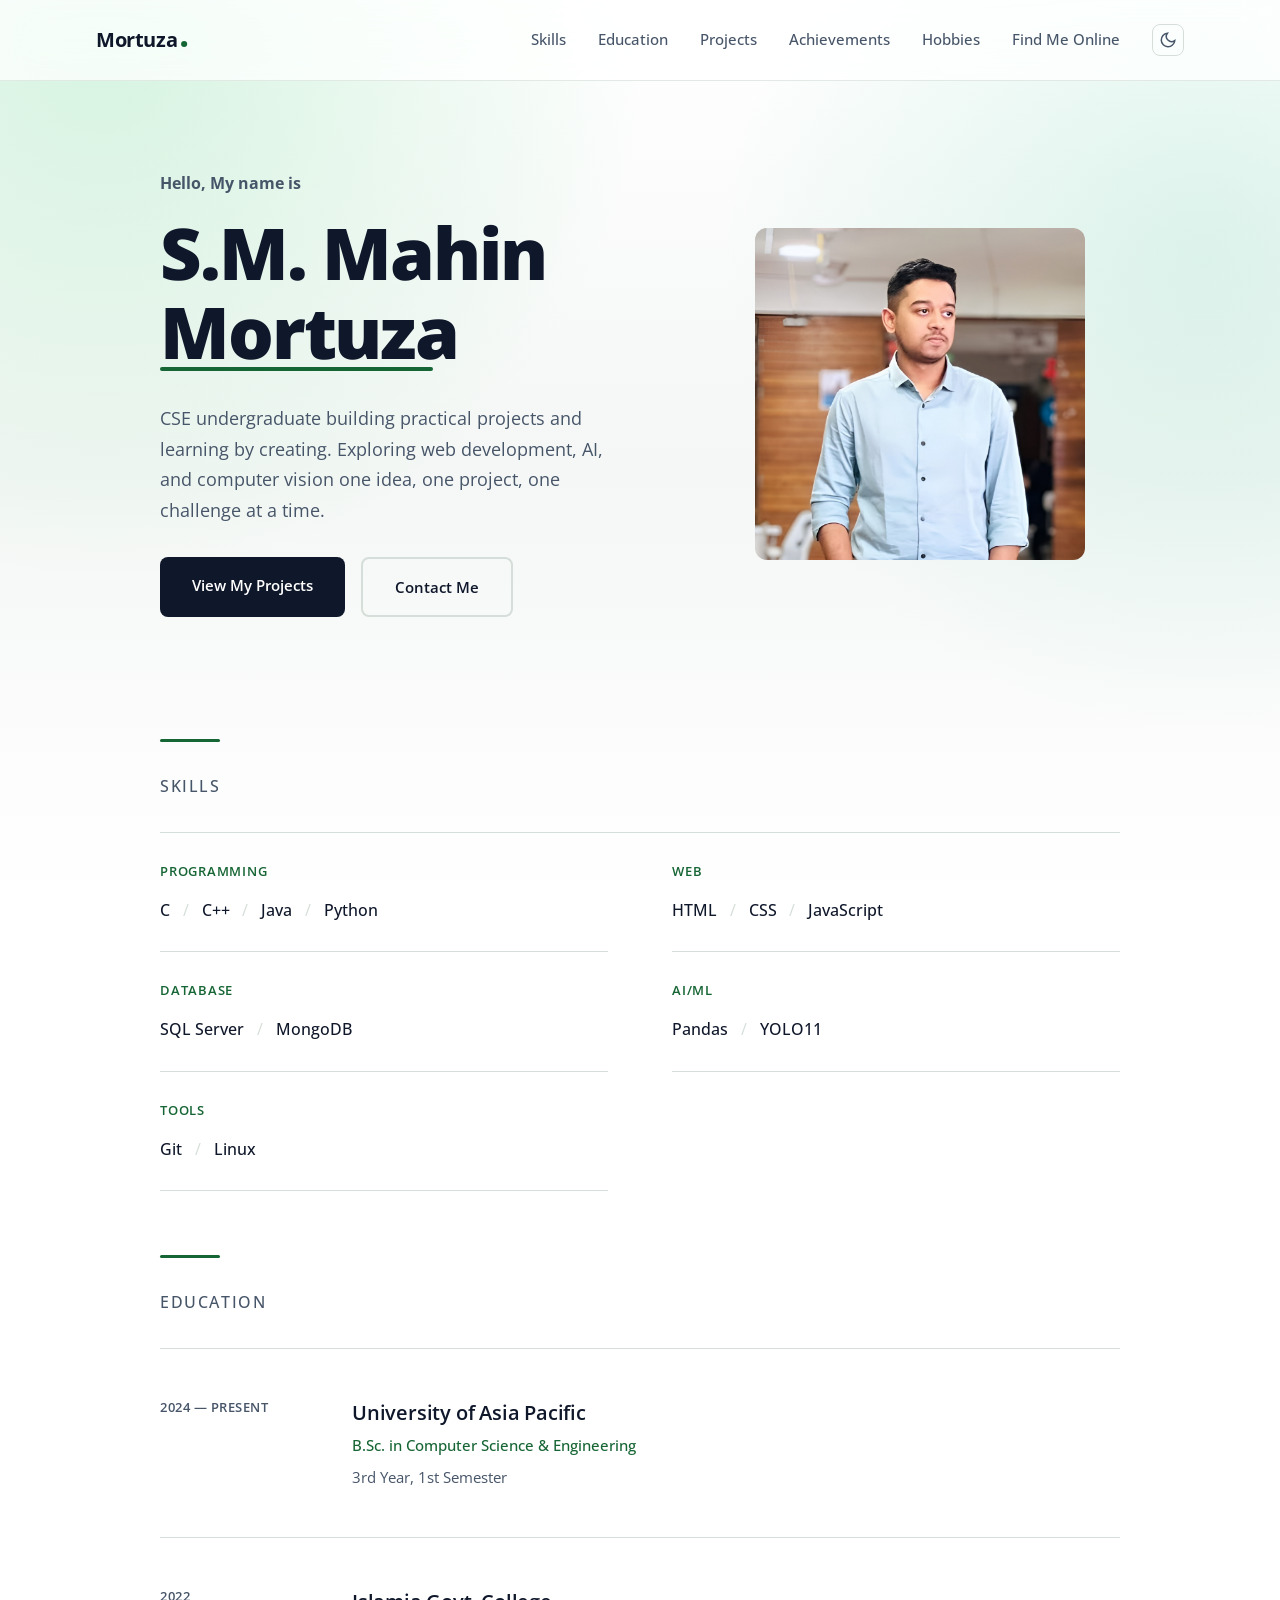
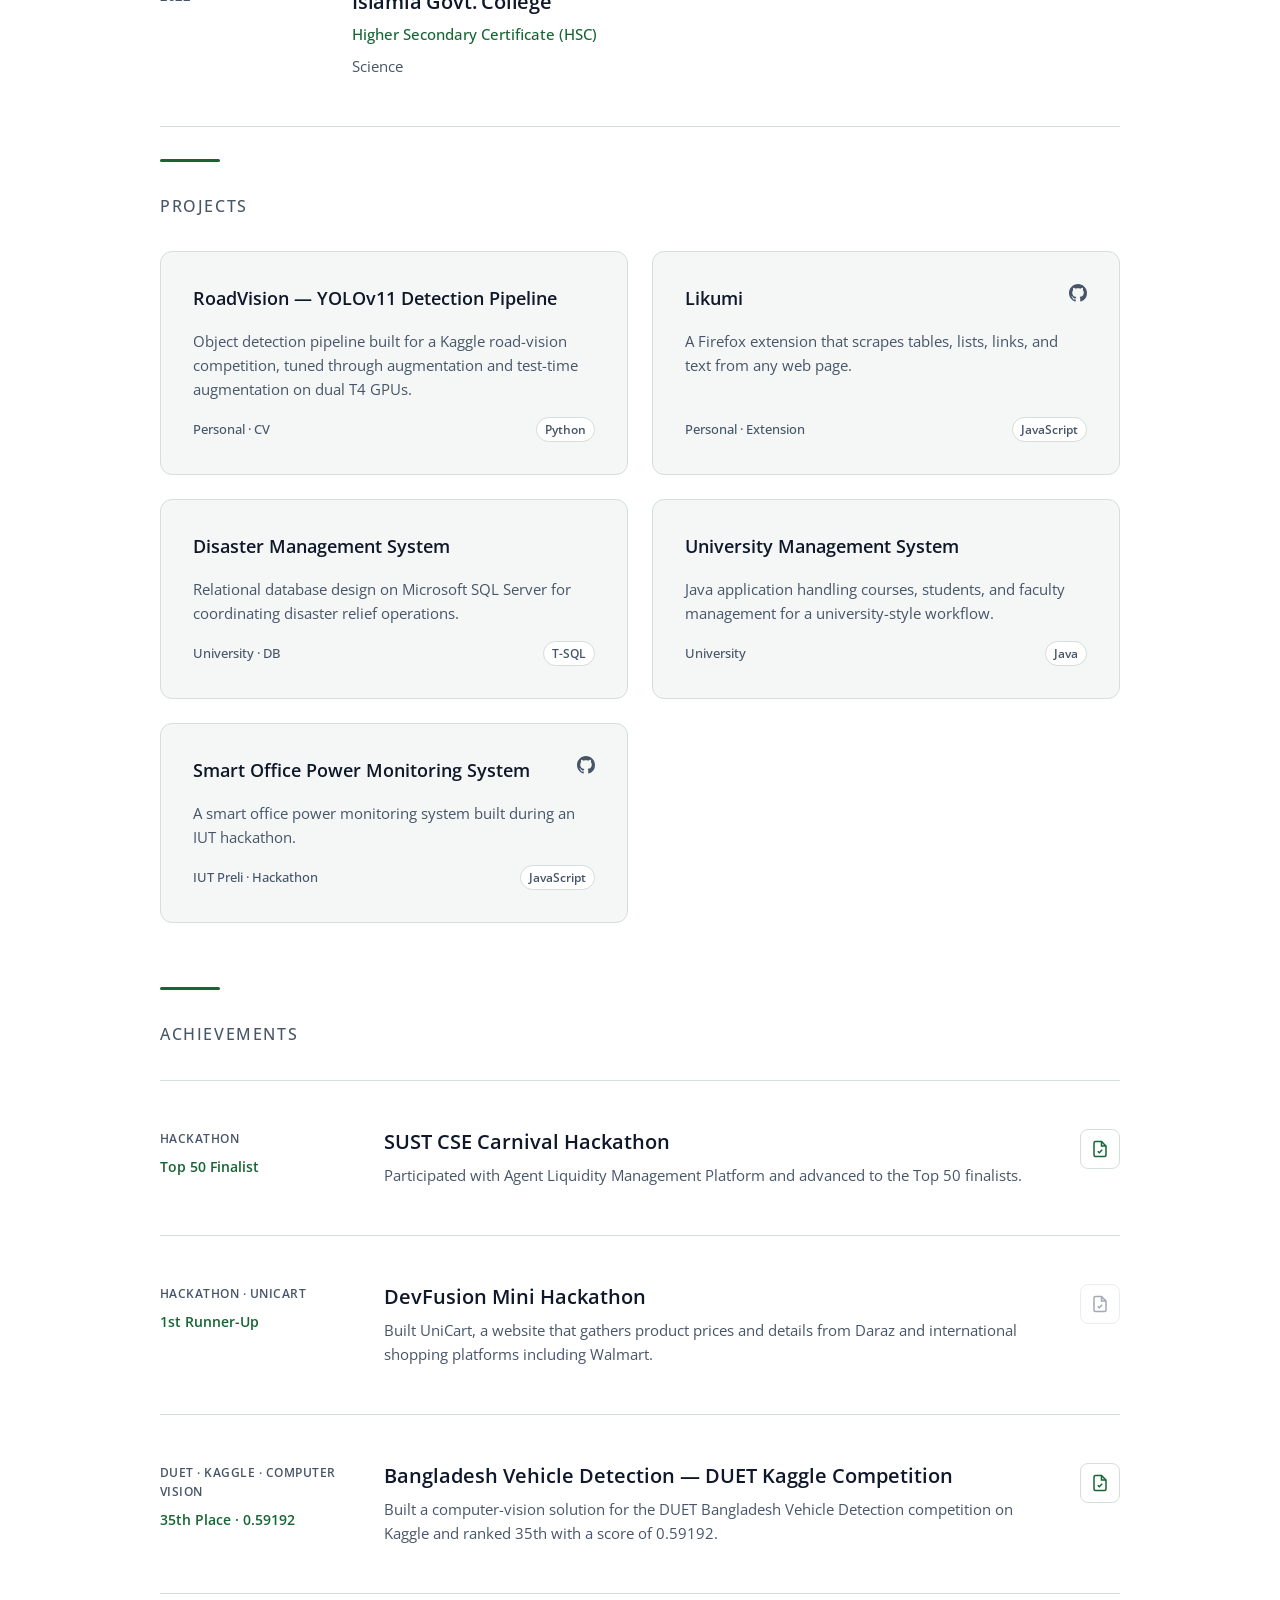
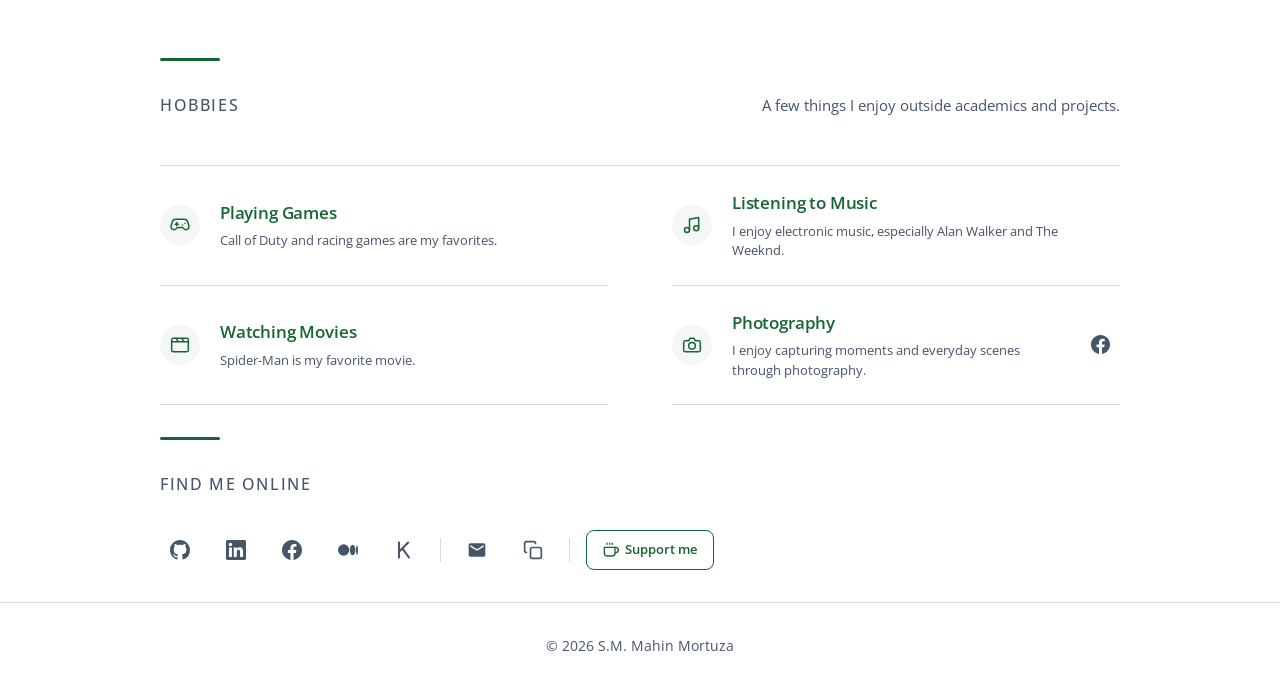
<file: index.html>
<!DOCTYPE html>
<html lang="en">

<head>
  <meta charset="UTF-8">
  <meta name="viewport" content="width=device-width, initial-scale=1.0">
  <meta name="color-scheme" content="light dark">
  <title>S.M. Mahin Mortuza </title>
  <meta name="description" content="Computer Science and Engineering undergraduate at the University of Asia Pacific, building projects in web development, AI, computer vision, and databases.">
  <meta name="keywords" content="S.M. Mahin Mortuza, CSE undergraduate, University of Asia Pacific, portfolio, web development, artificial intelligence, computer vision, database projects">
  <meta name="author" content="S.M. Mahin Mortuza">
  <meta name="robots" content="index, follow">

  <meta property="og:type" content="website">
  <meta property="og:url" content="https://mortuza-io.github.io/">
  <meta property="og:title" content="S.M. Mahin Mortuza ">
  <meta property="og:description" content="CSE undergraduate building projects in web development, AI, computer vision, and databases.">
  <meta property="og:image" content="https://mortuza-io.github.io/images/og-card.jpg">
  <meta property="og:image:type" content="image/jpeg">
  <meta property="og:image:width" content="1200">
  <meta property="og:image:height" content="630">
  <meta property="og:image:alt" content="S.M. Mahin Mortuza — CSE Undergraduate">

  <meta property="twitter:card" content="summary_large_image">
  <meta property="twitter:url" content="https://mortuza-io.github.io/">
  <meta property="twitter:title" content="S.M. Mahin Mortuza ">
  <meta property="twitter:description" content="CSE undergraduate building projects in web development, AI, computer vision, and databases.">
  <meta property="twitter:image" content="https://mortuza-io.github.io/images/og-card.jpg">
  <meta property="twitter:image:alt" content="S.M. Mahin Mortuza — CSE Undergraduate">

  <link rel="canonical" href="https://mortuza-io.github.io/">
  <link rel="icon" href="data:image/svg+xml,<svg xmlns='http://www.w3.org/2000/svg' viewBox='0 0 100 100'><text y='.9em' font-size='90'>👨‍💻</text></svg>">

  <link rel="preload" href="images/avatar.jpg" as="image" type="image/jpeg">

  <link rel="stylesheet" href="css/styles.css">
  <script>
    (function () { var t = localStorage.getItem('theme') || (window.matchMedia('(prefers-color-scheme:dark)').matches ? 'dark' : 'light'); document.documentElement.setAttribute('data-theme', t) })();
  </script>

  <link rel="preconnect" href="https://fonts.googleapis.com">
  <link rel="preconnect" href="https://fonts.gstatic.com" crossorigin>
  <link href="https://fonts.googleapis.com/css2?family=Open+Sans:ital,wght@0,300..800;1,300..800&display=swap" rel="stylesheet">

  <script type="application/ld+json">
  {
    "@context": "https://schema.org",
    "@type": "Person",
    "name": "S.M. Mahin Mortuza",
    "jobTitle": "Computer Science and Engineering Undergraduate",
    "url": "https://mortuza-io.github.io",
    "image": "https://mortuza-io.github.io/images/avatar.jpg",
    "description": "Computer Science and Engineering undergraduate at the University of Asia Pacific",
    "sameAs": [
      "https://www.kaggle.com/mahinmortuza",
      "https://github.com/mortuza-io",
      "https://www.linkedin.com/in/mahin-mortuza/",
      "https://www.facebook.com/mahin.mortuza.3",
      "https://medium.com/@mahinmortuza"
    ]
  }
  </script>
</head>

<body>
  <div class="page-loader" aria-hidden="true">
    <div class="page-loader__dot"></div>
  </div>
  <a href="#main" class="skip-link">Skip to content</a>
  <header class="site-header">
    <nav class="nav" aria-label="Main navigation">
      <a href="#" class="nav__logo">Mortuza<span class="nav__logo-dot" aria-hidden="true">.</span></a>

      <button class="nav__toggle" aria-label="Toggle navigation" aria-expanded="false">
        <span class="nav__toggle-line"></span>
        <span class="nav__toggle-line"></span>
        <span class="nav__toggle-line"></span>
      </button>

      <ul class="nav__list">
        <li><a href="#skills">Skills</a></li>
        <li><a href="#education">Education</a></li>
        <li><a href="#projects">Projects</a></li>
        <li><a href="#achievements">Achievements</a></li>
        <li><a href="#hobbies">Hobbies</a></li>
        <li><a href="#find-me-online">Find Me Online</a></li>
        <li>
          <button class="theme-toggle" aria-label="Toggle dark mode" type="button">
            <svg class="theme-toggle__icon theme-toggle__icon--sun" viewBox="0 0 24 24" fill="none" stroke="currentColor" stroke-width="2" aria-hidden="true">
              <circle cx="12" cy="12" r="5"/>
              <path d="M12 1v2M12 21v2M4.22 4.22l1.42 1.42M18.36 18.36l1.42 1.42M1 12h2M21 12h2M4.22 19.78l1.42-1.42M18.36 5.64l1.42-1.42"/>
            </svg>
            <svg class="theme-toggle__icon theme-toggle__icon--moon" viewBox="0 0 24 24" fill="none" stroke="currentColor" stroke-width="2" aria-hidden="true">
              <path d="M21 12.79A9 9 0 1111.21 3 7 7 0 0021 12.79z"/>
            </svg>
          </button>
        </li>
      </ul>
      <div class="nav__backdrop" aria-hidden="true"></div>
    </nav>
  </header>

  <main id="main">
    <section id="home" class="hero" aria-labelledby="hero-heading">
      <div class="hero__main">
        <div class="hero__content">
          <p class="hero__greeting">Hello, My name is</p>
          <h1 id="hero-heading" class="hero__title">
            <span class="hero__title-wrapper">S.M. Mahin Mortuza<span class="hero__title-accent"></span></span>
          </h1>
          <p class="hero__subtitle">CSE undergraduate building practical projects and learning by creating. Exploring web development, AI, and computer vision one idea, one project, one challenge at a time.
</p>
          <div class="hero__actions">
            <a href="#projects" class="hero__cta hero__cta--primary">View My Projects</a>
            <a href="#find-me-online" class="hero__cta hero__cta--secondary">Contact Me</a>
          </div>
        </div>

        <div class="hero__illustration">
          <img src="images/avatar.jpg" alt="S.M. Mahin Mortuza" class="hero__avatar" loading="eager" fetchpriority="high">
        </div>
      </div>

    </section>

    <section id="skills" class="section" aria-labelledby="skills-heading">
      <h2 id="skills-heading" class="section__title">Skills</h2>
      <div class="skills-grid">
        <article class="skill-group">
          <div class="skill-group__heading">
            <h3>Programming</h3>
          </div>
          <ul class="skill-tags" aria-label="Programming languages">
            <li>C</li>
            <li>C++</li>
            <li>Java</li>
            <li>Python</li>
          </ul>
        </article>

        <article class="skill-group">
          <div class="skill-group__heading">
            <h3>Web</h3>
          </div>
          <ul class="skill-tags" aria-label="Web technologies">
            <li>HTML</li>
            <li>CSS</li>
            <li>JavaScript</li>
          </ul>
        </article>

        <article class="skill-group">
          <div class="skill-group__heading">
            <h3>Database</h3>
          </div>
          <ul class="skill-tags" aria-label="Database technologies">
            <li>SQL Server</li>
            <li>MongoDB</li>
          </ul>
        </article>

        <article class="skill-group">
          <div class="skill-group__heading">
            <h3>AI/ML</h3>
          </div>
          <ul class="skill-tags" aria-label="AI and machine learning technologies">
            <li>Pandas</li>
            <li>YOLO11</li>
          </ul>
        </article>

        <article class="skill-group">
          <div class="skill-group__heading">
            <h3>Tools</h3>
          </div>
          <ul class="skill-tags" aria-label="Development tools">
            <li>Git</li>
            <li>Linux</li>
          </ul>
        </article>

      </div>
    </section>

    <section id="education" class="section" aria-labelledby="education-heading">
      <h2 id="education-heading" class="section__title">Education</h2>
      <div class="education-list">
        <article class="education-item">
          <div class="education-item__year">2024 — Present</div>
          <div class="education-item__content">
            <h3 class="education-item__institution">University of Asia Pacific</h3>
            <p class="education-item__degree">B.Sc. in Computer Science &amp; Engineering</p>
            <p class="education-item__details">3rd Year, 1st Semester</p>
          </div>
        </article>
        <article class="education-item">
          <div class="education-item__year">2022</div>
          <div class="education-item__content">
            <h3 class="education-item__institution">Islamia Govt. College</h3>
            <p class="education-item__degree">Higher Secondary Certificate (HSC)</p>
            <p class="education-item__details">Science</p>
          </div>
        </article>
      </div>
    </section>

    <section id="projects" class="section section--projects" aria-labelledby="projects-heading">
      <h2 id="projects-heading" class="section__title">Projects</h2>
      <div class="projects-grid" id="projects-grid">
        <div class="skeleton-card" aria-hidden="true">
          <div class="skeleton-line skeleton-line--title"></div>
          <div class="skeleton-line"></div>
          <div class="skeleton-line skeleton-line--short"></div>
        </div>
        <div class="skeleton-card" aria-hidden="true">
          <div class="skeleton-line skeleton-line--title"></div>
          <div class="skeleton-line"></div>
          <div class="skeleton-line skeleton-line--short"></div>
        </div>
      </div>
    </section>

    <section id="achievements" class="section" aria-labelledby="achievements-heading">
      <h2 id="achievements-heading" class="section__title">Achievements</h2>
      <div class="achievements-list" id="achievements-grid">
        <div class="achievement-item achievement-item--loading" aria-hidden="true">
          <div class="skeleton-line skeleton-line--short"></div>
          <div class="skeleton-line skeleton-line--title"></div>
        </div>
        <div class="achievement-item achievement-item--loading" aria-hidden="true">
          <div class="skeleton-line skeleton-line--short"></div>
          <div class="skeleton-line skeleton-line--title"></div>
        </div>
      </div>
    </section>

    <section id="hobbies" class="section" aria-labelledby="hobbies-heading">
      <div class="hobbies-heading">
        <h2 id="hobbies-heading" class="section__title">Hobbies</h2>
        <p class="hobbies-heading__intro">A few things I enjoy outside academics and projects.</p>
      </div>
      <div class="hobbies-grid">
        <article class="hobby-card">
          <div class="hobby-card__icon" aria-hidden="true">
            <svg viewBox="0 0 24 24" fill="none" stroke="currentColor" stroke-width="1.8" stroke-linecap="round" stroke-linejoin="round"><path d="M6 11h4M8 9v4"/><path d="M15 12h.01M18 10h.01"/><path d="M17.3 5H6.7a4 4 0 0 0-3.8 2.8L1.4 13a3.5 3.5 0 0 0 5.5 3.8L9 15h6l2.1 1.8a3.5 3.5 0 0 0 5.5-3.8l-1.5-5.2A4 4 0 0 0 17.3 5z"/></svg>
          </div>
          <div class="hobby-card__content">
            <h3 class="hobby-card__title">Playing Games</h3>
            <p class="hobby-card__description">Call of Duty and racing games are my favorites.</p>
          </div>
        </article>

        <article class="hobby-card">
          <div class="hobby-card__icon" aria-hidden="true">
            <svg viewBox="0 0 24 24" fill="none" stroke="currentColor" stroke-width="1.8" stroke-linecap="round" stroke-linejoin="round"><path d="M9 18V5l11-2v13"/><circle cx="6" cy="18" r="3"/><circle cx="17" cy="16" r="3"/></svg>
          </div>
          <div class="hobby-card__content">
            <h3 class="hobby-card__title">Listening to Music</h3>
            <p class="hobby-card__description">I enjoy electronic music, especially Alan Walker and The Weeknd.</p>
          </div>
        </article>

        <article class="hobby-card">
          <div class="hobby-card__icon" aria-hidden="true">
            <svg viewBox="0 0 24 24" fill="none" stroke="currentColor" stroke-width="1.8" stroke-linecap="round" stroke-linejoin="round"><rect x="2" y="4" width="20" height="16" rx="2"/><path d="m7 4 3 4M14 4l3 4M2 8h20"/></svg>
          </div>
          <div class="hobby-card__content">
            <h3 class="hobby-card__title">Watching Movies</h3>
            <p class="hobby-card__description">Spider-Man is my favorite movie.</p>
          </div>
        </article>

        <article class="hobby-card hobby-card--linked">
          <div class="hobby-card__icon" aria-hidden="true">
            <svg viewBox="0 0 24 24" fill="none" stroke="currentColor" stroke-width="1.8" stroke-linecap="round" stroke-linejoin="round"><path d="M14.5 4 16 7h4a2 2 0 0 1 2 2v9a2 2 0 0 1-2 2H4a2 2 0 0 1-2-2V9a2 2 0 0 1 2-2h4l1.5-3z"/><circle cx="12" cy="13" r="4"/></svg>
          </div>
          <div class="hobby-card__content">
            <h3 class="hobby-card__title">Photography</h3>
            <p class="hobby-card__description">I enjoy capturing moments and everyday scenes through photography.</p>
          </div>
          <a href="https://www.facebook.com/mahins.photography01/" target="_blank" rel="noopener noreferrer" class="hobby-card__link" aria-label="View Mahin's photography page on Facebook" data-tooltip="Facebook">
            <svg viewBox="0 0 24 24" fill="currentColor" aria-hidden="true"><path d="M24 12.073C24 5.405 18.627 0 12 0S0 5.405 0 12.073C0 18.1 4.388 23.094 10.125 24v-8.435H7.078v-3.492h3.047V9.414c0-3.026 1.792-4.697 4.533-4.697 1.313 0 2.686.236 2.686.236v2.974h-1.513c-1.49 0-1.956.932-1.956 1.889v2.257h3.328l-.532 3.492h-2.796V24C19.612 23.094 24 18.1 24 12.073z"/></svg>
          </a>
        </article>
      </div>
    </section>

    <section id="find-me-online" class="section section--connect" aria-labelledby="connect-heading">
      <h2 id="connect-heading" class="section__title">Find Me Online</h2>
      <div class="connect-row">
        <a href="https://github.com/mortuza-io" target="_blank" rel="noopener noreferrer" class="connect-icon" aria-label="GitHub" data-tip="GitHub">
          <svg viewBox="0 0 24 24" fill="currentColor" aria-hidden="true"><path d="M12 0C5.37 0 0 5.37 0 12c0 5.31 3.435 9.795 8.205 11.385.6.105.825-.255.825-.57 0-.285-.015-1.23-.015-2.235-3.015.555-3.795-.735-4.035-1.41-.135-.345-.72-1.41-1.23-1.695-.42-.225-1.02-.78-.015-.795.945-.015 1.62.87 1.845 1.23 1.08 1.815 2.805 1.305 3.495.99.105-.78.42-1.305.765-1.605-2.67-.3-5.46-1.335-5.46-5.925 0-1.305.465-2.385 1.23-3.225-.12-.3-.54-1.53.12-3.18 0 0 1.005-.315 3.3 1.23.96-.27 1.98-.405 3-.405s2.04.135 3 .405c2.295-1.56 3.3-1.23 3.3-1.23.66 1.65.24 2.88.12 3.18.765.84 1.23 1.905 1.23 3.225 0 4.605-2.805 5.625-5.475 5.925.435.375.81 1.095.81 2.22 0 1.605-.015 2.895-.015 3.3 0 .315.225.69.825.57A12.02 12.02 0 0024 12c0-6.63-5.37-12-12-12z"/></svg>
        </a>
        <a href="https://www.linkedin.com/in/mahin-mortuza/" target="_blank" rel="noopener noreferrer" class="connect-icon" aria-label="LinkedIn" data-tip="LinkedIn">
          <svg viewBox="0 0 24 24" fill="currentColor" aria-hidden="true"><path d="M20.447 20.452h-3.554v-5.569c0-1.328-.027-3.037-1.852-3.037-1.853 0-2.136 1.445-2.136 2.939v5.667H9.351V9h3.414v1.561h.046c.477-.9 1.637-1.85 3.37-1.85 3.601 0 4.267 2.37 4.267 5.455v6.286zM5.337 7.433c-1.144 0-2.063-.926-2.063-2.065 0-1.138.92-2.063 2.063-2.063 1.14 0 2.064.925 2.064 2.063 0 1.139-.925 2.065-2.064 2.065zm1.782 13.019H3.555V9h3.564v11.452zM22.225 0H1.771C.792 0 0 .774 0 1.729v20.542C0 23.227.792 24 1.771 24h20.451C23.2 24 24 23.227 24 22.271V1.729C24 .774 23.2 0 22.222 0h.003z"/></svg>
        </a>
        <a href="https://www.facebook.com/mahin.mortuza.3" target="_blank" rel="noopener noreferrer" class="connect-icon" aria-label="Facebook" data-tip="Facebook">
          <svg viewBox="0 0 24 24" fill="currentColor" aria-hidden="true"><path d="M24 12.073C24 5.405 18.627 0 12 0S0 5.405 0 12.073C0 18.1 4.388 23.094 10.125 24v-8.435H7.078v-3.492h3.047V9.414c0-3.026 1.792-4.697 4.533-4.697 1.313 0 2.686.236 2.686.236v2.974h-1.513c-1.49 0-1.956.932-1.956 1.889v2.257h3.328l-.532 3.492h-2.796V24C19.612 23.094 24 18.1 24 12.073z"/></svg>
        </a>
        <a href="https://medium.com/@mahinmortuza" target="_blank" rel="noopener noreferrer" class="connect-icon" aria-label="Medium" data-tip="Medium">
          <svg viewBox="0 0 24 24" fill="currentColor" aria-hidden="true"><path d="M13.54 12a6.8 6.8 0 01-6.77 6.82A6.8 6.8 0 010 12a6.8 6.8 0 016.77-6.82A6.8 6.8 0 0113.54 12zM20.96 12c0 3.54-1.51 6.42-3.38 6.42-1.87 0-3.39-2.88-3.39-6.42s1.52-6.42 3.39-6.42 3.38 2.88 3.38 6.42M24 12c0 3.17-.53 5.75-1.19 5.75-.66 0-1.19-2.58-1.19-5.75s.53-5.75 1.19-5.75C23.47 6.25 24 8.83 24 12z"/></svg>
        </a>
        <a href="https://www.kaggle.com/mahinmortuza" target="_blank" rel="noopener noreferrer" class="connect-icon" aria-label="Kaggle" data-tip="Kaggle">
          <svg viewBox="0 0 24 24" fill="none" stroke="currentColor" stroke-width="2.5" stroke-linecap="round" stroke-linejoin="round" aria-hidden="true"><path d="M6 3v18M6 14L17 3M10 10l8 11"/></svg>
        </a>
        <div class="connect-divider" aria-hidden="true"></div>
        <a href="mailto:mahinmortuza11@gmail.com" class="connect-icon" aria-label="Email Mahin Mortuza" data-tip="Email Me">
          <svg viewBox="0 0 24 24" fill="currentColor" aria-hidden="true"><path d="M20 4H4c-1.1 0-2 .9-2 2v12c0 1.1.9 2 2 2h16c1.1 0 2-.9 2-2V6c0-1.1-.9-2-2-2zm0 4l-8 5-8-5V6l8 5 8-5v2z"/></svg>
        </a>
        <button class="copy-email connect-icon" type="button" aria-label="Copy email address" data-email="mahinmortuza11@gmail.com" data-tip="Copy Email">
          <svg class="copy-email__icon copy-email__icon--copy" viewBox="0 0 24 24" fill="none" stroke="currentColor" stroke-width="2" aria-hidden="true"><rect x="9" y="9" width="13" height="13" rx="2"/><path d="M5 15H4a2 2 0 0 1-2-2V4a2 2 0 0 1 2-2h9a2 2 0 0 1 2 2v1"/></svg>
          <svg class="copy-email__icon copy-email__icon--check" viewBox="0 0 24 24" fill="none" stroke="currentColor" stroke-width="2.5" aria-hidden="true"><polyline points="20 6 9 17 4 12"/></svg>
        </button>
        <div class="connect-divider" aria-hidden="true"></div>
        <a href="https://buymeacoffee.com/mortuza" target="_blank" rel="noopener noreferrer" class="connect-icon connect-icon--support" aria-label="Support on Buy Me a Coffee" data-tip="Buy Me a Coffee">
          <svg viewBox="0 0 24 24" fill="none" stroke="currentColor" stroke-width="2" aria-hidden="true"><path d="M18 8h1a4 4 0 0 1 0 8h-1"/><path d="M2 8h16v9a4 4 0 0 1-4 4H6a4 4 0 0 1-4-4V8z"/><line x1="6" y1="1" x2="6" y2="4"/><line x1="10" y1="1" x2="10" y2="4"/><line x1="14" y1="1" x2="14" y2="4"/></svg>
          <span class="connect-icon__label">Support me</span>
        </a>
      </div>
    </section>
  </main>

  <footer class="site-footer">
    <p>© <span id="year"></span> S.M. Mahin Mortuza</p>
  </footer>

  <script src="js/main.js"></script>
</body>

</html>
</file>
<file: css/styles.css>
/* ==========================================================================
   Portfolio — Minimal, neutral background with one green accent.
   ========================================================================== */

:root {
  --color-bg: #ffffff;
  --color-bg-subtle: #f4f7f5;
  --color-text: #0f172a;
  --color-text-muted: #475569;
  --color-accent: #166534;
  --color-accent-hover: #14532d;
  --color-border: #d5ded8;
  --color-gradient-primary: rgba(34, 197, 94, 0.18);
  --color-gradient-secondary: rgba(16, 185, 129, 0.13);
  --color-header-bg: rgba(255, 255, 255, 0.78);

  --font-sans: "Open Sans", ui-sans-serif, system-ui, -apple-system, BlinkMacSystemFont, "Segoe UI", sans-serif;

  --space-xs: 0.25rem;
  --space-sm: 0.5rem;
  --space-md: 1rem;
  --space-lg: 1.5rem;
  --space-xl: 2rem;
  --space-2xl: 3rem;
  --space-3xl: 4rem;
  --space-4xl: 6rem;
  --space-5xl: 8rem;
  --space-6xl: 10rem;

  --content-width: 60rem;
  --content-width-wide: 72rem;

  --transition-fast: 120ms ease;
  --transition-base: 150ms ease;
  --transition-slow: 400ms ease;
}

/* Dark mode — class-based via toggle */
html[data-theme="dark"] {
  --color-bg: #111111;
  --color-bg-subtle: #1a1a1a;
  --color-text: #e5e5e5;
  --color-text-muted: #9ca3af;
  --color-accent: #4ade80;
  --color-accent-hover: #86efac;
  --color-border: #2a2a2a;
  --color-gradient-primary: rgba(74, 222, 128, 0.13);
  --color-gradient-secondary: rgba(21, 128, 61, 0.12);
  --color-header-bg: rgba(17, 17, 17, 0.82);
}

/* Reduced motion */
@media (prefers-reduced-motion: reduce) {
  *, *::before, *::after {
    animation-duration: 0.01ms !important;
    animation-iteration-count: 1 !important;
    transition-duration: 0.01ms !important;
    scroll-behavior: auto !important;
  }
}

/* Page loader */
.page-loader {
  position: fixed;
  inset: 0;
  z-index: 9999;
  background: var(--color-bg);
  display: flex;
  align-items: center;
  justify-content: center;
  pointer-events: all;
}

.page-loader__dot {
  width: 12px;
  height: 12px;
  background: var(--color-accent);
  border-radius: 50%;
  animation: dotSequence 1.6s cubic-bezier(0.4, 0, 0.2, 1) forwards;
  will-change: transform, opacity;
}

.page-loader {
  animation: loaderFade 0.4s ease 1.3s forwards;
}

@keyframes dotSequence {
  0%    { transform: scale(1);   opacity: 1; }
  20%   { transform: scale(2.2); opacity: 0.5; }
  35%   { transform: scale(1);   opacity: 1; }
  55%   { transform: scale(2.2); opacity: 0.5; }
  65%   { transform: scale(1);   opacity: 1; }
  100%  { transform: scale(180); opacity: 0; }
}

@keyframes loaderFade {
  to {
    opacity: 0;
    visibility: hidden;
    pointer-events: none;
  }
}

.page-loader--done {
  opacity: 0;
  visibility: hidden;
  pointer-events: none;
}

/* Skip link */
.skip-link {
  position: absolute;
  top: -100%;
  left: var(--space-md);
  background: var(--color-accent);
  color: #fff !important;
  padding: var(--space-sm) var(--space-md);
  border-radius: 0 0 6px 6px;
  font-size: 0.875rem;
  font-weight: 600;
  z-index: 999;
  transition: top 0.2s ease;
}

.skip-link:focus {
  top: 0;
}

*,
*::before,
*::after {
  box-sizing: border-box;
}

html {
  scroll-behavior: smooth;
}

body {
  margin: 0;
  min-height: 100vh;
  font-family: var(--font-sans);
  font-size: 1rem;
  line-height: 1.6;
  color: var(--color-text);
  background-color: var(--color-bg);
  background-image:
    radial-gradient(circle at 8% 4%, var(--color-gradient-primary) 0, transparent 34rem),
    radial-gradient(circle at 94% 28%, var(--color-gradient-secondary) 0, transparent 30rem),
    linear-gradient(180deg, var(--color-bg) 0%, var(--color-bg-subtle) 52%, var(--color-bg) 100%);
  background-attachment: fixed;
  background-repeat: no-repeat;
  -webkit-font-smoothing: antialiased;
}

a {
  color: var(--color-accent);
  text-decoration: none;
  transition: color var(--transition-fast);
}

a:hover {
  color: var(--color-accent-hover);
}

a:focus-visible {
  outline: 2px solid var(--color-accent);
  outline-offset: 2px;
}

/* Header — minimal, ref-style */
.site-header {
  position: sticky;
  top: 0;
  z-index: 50;
  background: var(--color-header-bg);
  border-bottom: 1px solid color-mix(in srgb, var(--color-border) 65%, transparent);
  -webkit-backdrop-filter: blur(16px) saturate(140%);
  backdrop-filter: blur(16px) saturate(140%);
}

@media (max-width: 768px) {
  body {
    background-attachment: scroll;
  }
}

.nav {
  max-width: var(--content-width-wide);
  margin: 0 auto;
  padding: var(--space-lg) var(--space-xl);
  display: flex;
  flex-wrap: wrap;
  align-items: center;
  justify-content: space-between;
  gap: var(--space-md);
}

.nav__logo {
  font-weight: 700;
  font-size: 1.25rem;
  color: var(--color-text);
  letter-spacing: -0.02em;
  white-space: nowrap;
  flex-shrink: 0;
}

.nav__logo:hover {
  color: var(--color-text);
}

.nav__logo-dot {
  color: var(--color-accent);
  font-size: 2.25rem;
  line-height: 0;
  position: relative;
  top: 0em;
  left: 2px;
}

.nav__list {
  list-style: none;
  margin: 0;
  padding: 0;
  display: flex;
  flex-wrap: wrap;
  align-items: center;
  gap: var(--space-xl);
}

.nav__list a {
  color: var(--color-text-muted);
  font-size: 0.9375rem;
  font-weight: 500;
}

.nav__list a:hover {
  color: var(--color-text);
}

.nav__list a.nav--active {
  color: var(--color-accent);
}

.nav__toggle {
  display: none;
  flex-direction: column;
  gap: 5px;
  background: none;
  border: none;
  padding: var(--space-sm);
  cursor: pointer;
  z-index: 100;
}

.nav__toggle-line {
  width: 24px;
  height: 2px;
  background: var(--color-text);
  transition: all 0.3s ease;
  border-radius: 2px;
}

.nav__toggle[aria-expanded="true"] .nav__toggle-line:nth-child(1) {
  transform: rotate(45deg) translate(7px, 7px);
}

.nav__toggle[aria-expanded="true"] .nav__toggle-line:nth-child(2) {
  opacity: 0;
}

.nav__toggle[aria-expanded="true"] .nav__toggle-line:nth-child(3) {
  transform: rotate(-45deg) translate(7px, -7px);
}

.store {
  display: inline-flex;
  align-items: center;
  gap: 4px;
}

/* Theme toggle */
.theme-toggle {
  background: none;
  border: 1px solid var(--color-border);
  border-radius: 8px;
  padding: 6px;
  cursor: pointer;
  color: var(--color-text-muted);
  display: flex;
  align-items: center;
  justify-content: center;
  flex-shrink: 0;
  transition: color var(--transition-fast), border-color var(--transition-fast);
}

.theme-toggle:hover {
  color: var(--color-text);
  border-color: var(--color-text);
}

.theme-toggle__icon {
  width: 18px;
  height: 18px;
  transition: transform 0.4s cubic-bezier(0.34, 1.56, 0.64, 1);
}

.theme-toggle--spin .theme-toggle__icon {
  transform: rotate(360deg) scale(1.15);
}

.theme-toggle__icon--sun {
  display: none;
}

html[data-theme="dark"] .theme-toggle__icon--sun {
  display: block;
}

html[data-theme="dark"] .theme-toggle__icon--moon {
  display: none;
}

/* Avatar swap for dark mode */
.hero__avatar--dark {
  display: none;
}

html[data-theme="dark"] .hero__avatar--light {
  display: none;
}

html[data-theme="dark"] .hero__avatar--dark {
  display: block;
}

.store .external-icon {
  stroke: var(--color-accent);
  opacity: 1;
}

.external-icon {
  width: 12px;
  height: 12px;
  opacity: 0.6;
}

main {
  max-width: var(--content-width);
  margin: 0 auto;
  padding: 0;
}

.section {
  padding: var(--space-xl) 0;
  position: relative;
}

.section::before {
  content: '';
  display: block;
  width: 60px;
  height: 3px;
  background: var(--color-accent);
  margin-bottom: var(--space-xl);
  border-radius: 2px;
}

#writing-heading, #freelance-heading {
  margin-bottom: 0px;
}
.section__title {
  font-size: 1rem;
  font-weight: 500;
  letter-spacing: 0.1em;
  text-transform: uppercase;
  color: var(--color-text-muted);
  margin: 0 0 var(--space-xl);
}

/* Hero — centered layout inspired by modern portfolios */
.hero {
  padding: clamp(var(--space-3xl), 10vh, var(--space-4xl)) 0;
  min-height: 0;
}

.hero__main {
  display: grid;
  grid-template-columns: 1fr 400px;
  gap: var(--space-4xl);
  align-items: center;
  margin-bottom: 0;
}

.hero__content {
  max-width: 600px;
}

.hero__greeting {
  font-size: 1rem;
  color: var(--color-text-muted);
  margin: 0 0 var(--space-md);
  font-weight: 700;
}

.hero__title {
  font-size: clamp(3.5rem, 6vw, 4.5rem);
  font-weight: 700;
  letter-spacing: -0.03em;
  line-height: 1.1;
  margin: 0 0 var(--space-xl);
  color: var(--color-text);
}

.hero__title-wrapper {
  position: relative;
  display: inline-block;
  font-weight: 800;
  clip-path: inset(0 100% 0 0);
  animation: nameReveal 0.8s cubic-bezier(0.65, 0, 0.35, 1) 0.3s forwards;
}

@keyframes nameReveal {
  to {
    clip-path: inset(0 0% 0 0);
  }
}

.hero__title-accent {
  position: absolute;
  left: 0;
  bottom: 0;
  width: 6.5ch;
  height: 4px;
  background: var(--color-accent);
  border-radius: 2px;
  transform: scaleX(0);
  transform-origin: left;
  animation: accentGrow 0.5s ease 1s forwards;
}

@keyframes accentGrow {
  to {
    transform: scaleX(1);
  }
}

/* hero subtitle follows */

.hero__subtitle {
  font-size: 1.125rem;
  line-height: 1.7;
  color: var(--color-text-muted);
  margin: 0 0 var(--space-xl);
}

.hero__actions {
  display: flex;
  gap: var(--space-md);
  flex-wrap: wrap;
  margin-bottom: 0;
}

.hero__cta {
  display: inline-block;
  padding: var(--space-md) var(--space-xl);
  font-weight: 600;
  font-size: 0.9375rem;
  border-radius: 8px;
  transition: all var(--transition-fast);
  text-align: center;
}

.hero__cta--primary {
  background: var(--color-text);
  color: var(--color-bg) !important;
}

.hero__cta--primary:hover {
  background: var(--color-accent);
  color: var(--color-bg) !important;
  transform: translateY(-2px);
  box-shadow: 0 4px 12px rgba(0, 0, 0, 0.15);
}

.hero__cta--secondary {
  background: transparent;
  color: var(--color-text) !important;
  border: 2px solid var(--color-border);
}

.hero__cta--secondary:hover {
  border-color: var(--color-accent);
  color: var(--color-text) !important;
  transform: translateY(-2px);
}

.hero__companies {
  padding-top: var(--space-3xl);
  border-top: 1px solid var(--color-border);
  text-align: center;
}

.hero__companies-label {
  font-size: 0.8125rem;
  color: var(--color-text-muted);
  margin: 0 0 var(--space-xl);
  text-transform: uppercase;
  letter-spacing: 0.05em;
  font-weight: 500;
}

.hero__companies-logos {
  display: flex;
  gap: var(--space-3xl);
  align-items: center;
  justify-content: center;
  flex-wrap: wrap;
}

.hero__illustration {
  display: flex;
  align-items: center;
  justify-content: center;
}

.hero__avatar {
  width: 100%;
  max-width: 330px;
  height: auto;
  object-fit: contain;
  border-radius: 12px;
  /* animation: float 6s ease-in-out infinite; */
}

@keyframes float {

  0%,
  100% {
    transform: translateY(0px);
  }

  50% {
    transform: translateY(-20px);
  }
}

@media (max-width: 968px) {
  .hero__main {
    grid-template-columns: 1fr;
    gap: var(--space-xl);
  }

  .hero__illustration {
    order: -1;
  }

  .hero__avatar {
    max-width: 300px;
  }

  .hero {
    padding: var(--space-xl) 0;
  }
}

.company-logo {
  height: 28px;
  width: auto;
  object-fit: contain;
  filter: grayscale(100%);
  opacity: 0.5;
  transition: opacity var(--transition-base), filter var(--transition-base);
}

.company-logo:hover {
  opacity: 0.8;
  filter: grayscale(0%);
}

html[data-theme="dark"] .company-logo {
  filter: grayscale(100%) brightness(0) invert(1);
  opacity: 0.5;
}

html[data-theme="dark"] .company-logo:hover {
  filter: grayscale(0%) brightness(1) invert(0);
  opacity: 1;
}

/* Skills — clean editorial list */
.skills-grid {
  display: grid;
  grid-template-columns: repeat(2, minmax(0, 1fr));
  column-gap: var(--space-3xl);
  border-top: 1px solid var(--color-border);
}

.skill-group {
  padding: 1.75rem 0;
  border-bottom: 1px solid var(--color-border);
}

.skill-group__heading {
  margin: 0 0 var(--space-md);
}

.skill-group__heading h3 {
  margin: 0;
  color: var(--color-accent);
  font-size: 0.8125rem;
  font-weight: 600;
  letter-spacing: 0.06em;
  text-transform: uppercase;
}

.skill-tags {
  display: flex;
  flex-wrap: wrap;
  align-items: center;
  gap: 0;
  margin: 0;
  padding: 0;
  list-style: none;
}

.skill-tags li {
  display: inline-flex;
  align-items: center;
  padding: 0;
  color: var(--color-text);
  font-size: 1rem;
  font-weight: 500;
}

.skill-tags li:not(:last-child)::after {
  content: '/';
  margin: 0 0.8rem;
  color: var(--color-border);
  font-weight: 400;
}

@media (max-width: 640px) {
  .skills-grid {
    grid-template-columns: 1fr;
  }

  .skill-group {
    padding: var(--space-xl) 0;
  }
}

/* Education — minimal line list */
.education-list {
  border-top: 1px solid var(--color-border);
}

.education-item {
  display: grid;
  grid-template-columns: 9rem 1fr;
  gap: var(--space-2xl);
  padding: var(--space-2xl) 0;
  border-bottom: 1px solid var(--color-border);
}

.education-item__year {
  color: var(--color-text-muted);
  font-size: 0.8125rem;
  font-weight: 600;
  letter-spacing: 0.04em;
  text-transform: uppercase;
}

.education-item__institution {
  margin: 0;
  color: var(--color-text);
  font-size: 1.25rem;
  font-weight: 600;
  letter-spacing: -0.01em;
}

.education-item__degree {
  margin: var(--space-xs) 0 0;
  color: var(--color-accent);
  font-size: 0.9375rem;
  font-weight: 500;
}

.education-item__details {
  margin: var(--space-sm) 0 0;
  color: var(--color-text-muted);
  font-size: 0.9375rem;
}

@media (max-width: 600px) {
  .education-item {
    grid-template-columns: 1fr;
    gap: var(--space-sm);
  }
}

/* Experience — bento grid */
.bento-grid {
  display: grid;
  grid-template-columns: repeat(4, 1fr);
  gap: var(--space-lg);
  grid-auto-rows: 180px;
}

.bento-item {
  background: var(--color-bg-subtle);
  border: 1px solid var(--color-border);
  border-radius: 12px;
  padding: var(--space-xl);
  display: flex;
  flex-direction: column;
  transition: all 0.3s ease;
  overflow: hidden;
}

.bento-item:hover {
  border-color: var(--color-text);
  transform: translateY(-4px);
  box-shadow: 0 8px 24px rgba(0, 0, 0, 0.08);
}

.bento-item--large {
  grid-column: span 2;
  grid-row: span 2;
}

.bento-item--wide {
  grid-column: span 2;
}

.bento-item--tall {
  grid-row: span 2;
}

.bento-item__year {
  font-size: 0.8125rem;
  color: var(--color-text-muted);
  margin-bottom: var(--space-md);
  font-weight: 500;
}

.bento-item__role {
  font-size: 1.25rem;
  font-weight: 600;
  margin: 0 0 0.25rem;
  letter-spacing: -0.01em;
  color: var(--color-text);
}

.bento-item__company {
  font-size: 0.9375rem;
  color: var(--color-accent);
  margin: 0 0 var(--space-md);
  font-weight: 500;
}

.bento-item__description {
  font-size: 0.9375rem;
  line-height: 1.6;
  color: var(--color-text-muted);
  margin: auto 0 0;
}

@media (max-width: 768px) {
  .bento-grid {
    grid-template-columns: 1fr;
    grid-auto-rows: auto;
  }

  .bento-item--large,
  .bento-item--wide,
  .bento-item--tall {
    grid-column: span 1;
    grid-row: span 1;
  }
}

/* Freelance section - minimal list style */
.freelance-list {
  display: flex;
  flex-direction: column;
  gap: 0;
}

.freelance-item {
  display: grid;
  grid-template-columns: 100px 1fr;
  gap: var(--space-2xl);
  padding: var(--space-2xl) 0;
  border-bottom: 1px solid var(--color-border);
  transition: background-color var(--transition-base);
}

.freelance-item:last-child {
  border-bottom: none;
  padding-bottom: var(--space-2xl);
}

.freelance-item:hover {
  background-color: var(--color-bg-subtle);
  margin: 0 calc(-1 * var(--space-xl));
  padding-left: var(--space-xl);
  padding-right: var(--space-xl);
}

.freelance-item__meta {
  display: flex;
  flex-direction: column;
  gap: var(--space-xs);
}

.freelance-item__year {
  font-size: 0.875rem;
  color: var(--color-text-muted);
  font-weight: 500;
  text-transform: uppercase;
  letter-spacing: 0.05em;
}

.freelance-item__company {
  font-size: 0.875rem;
  color: var(--color-accent);
  margin: 0;
  font-weight: 500;
}

.freelance-item__content {
  min-width: 0;
}

.freelance-item__role {
  font-size: 1.25rem;
  font-weight: 600;
  margin: 0 0 var(--space-sm);
  line-height: 1.3;
  color: var(--color-text);
}

.freelance-item__description {
  margin: 0;
  color: var(--color-text-muted);
  font-size: 0.9375rem;
  line-height: 1.6;
  max-width: 42rem;
}

@media (max-width: 640px) {
  .freelance-item {
    grid-template-columns: 1fr;
    gap: var(--space-md);
    padding: var(--space-xl) 0;
  }

  .freelance-item:hover {
    margin: 0;
    padding-left: 0;
    padding-right: 0;
  }

  .freelance-item__year {
    font-size: 0.8125rem;
  }
}

/* Achievements — minimal line list */
.achievements-list {
  border-top: 1px solid var(--color-border);
}

.achievement-item {
  display: grid;
  grid-template-columns: 11rem minmax(0, 1fr) 2.5rem;
  align-items: start;
  gap: var(--space-2xl);
  padding: var(--space-2xl) 0;
  border-bottom: 1px solid var(--color-border);
}

.achievement-item--loading {
  grid-template-columns: 11rem minmax(0, 1fr);
}

.achievement-item__meta {
  display: flex;
  flex-direction: column;
  gap: var(--space-sm);
}

.achievement-item__tech {
  color: var(--color-text-muted);
  font-size: 0.75rem;
  font-weight: 600;
  letter-spacing: 0.04em;
  text-transform: uppercase;
}

.achievement-item__result {
  color: var(--color-accent);
  font-size: 0.875rem;
  font-weight: 600;
}

.achievement-item__name {
  margin: 0;
  color: var(--color-text);
  font-size: 1.25rem;
  font-weight: 600;
  line-height: 1.3;
}

.achievement-item__description {
  max-width: 42rem;
  margin: var(--space-sm) 0 0;
  color: var(--color-text-muted);
  font-size: 0.9375rem;
  line-height: 1.6;
}

.achievement-item__certificate {
  position: relative;
  display: flex;
  align-items: center;
  justify-content: center;
  width: 40px;
  height: 40px;
  color: var(--color-accent);
  border: 1px solid var(--color-border);
  border-radius: 8px;
  transition: color var(--transition-fast), border-color var(--transition-fast), background-color var(--transition-fast);
}

a.achievement-item__certificate:hover {
  color: var(--color-accent-hover);
  border-color: var(--color-accent);
  background: var(--color-bg-subtle);
}

.achievement-item__certificate--pending {
  color: var(--color-text-muted);
  cursor: not-allowed;
  opacity: 0.5;
}

.achievement-item__certificate::after {
  content: attr(data-tooltip);
  position: absolute;
  right: 0;
  bottom: calc(100% + 6px);
  padding: 3px 8px;
  color: var(--color-bg);
  background: var(--color-text);
  border-radius: 5px;
  font-size: 0.75rem;
  font-weight: 500;
  white-space: nowrap;
  opacity: 0;
  pointer-events: none;
  transform: translateY(4px);
  transition: opacity 0.15s ease, transform 0.15s ease;
}

.achievement-item__certificate:hover::after,
.achievement-item__certificate:focus-visible::after {
  opacity: 1;
  transform: translateY(0);
}

@media (max-width: 700px) {
  .achievement-item {
    grid-template-columns: minmax(0, 1fr) 2.5rem;
    gap: var(--space-md);
  }

  .achievement-item__meta {
    grid-column: 1;
  }

  .achievement-item__content {
    grid-column: 1;
  }

  .achievement-item__certificate {
    grid-column: 2;
    grid-row: 1;
  }

  .achievement-item--loading {
    grid-template-columns: 1fr;
  }
}

/* Projects — modern grid */
.section--projects {
  padding-left: 0;
  padding-right: 0;
  padding-top: 0;
}

.projects-grid {
  display: grid;
  grid-template-columns: repeat(2, minmax(280px, 1fr));
  gap: var(--space-lg);
}

.project-card {
  background: var(--color-bg-subtle);
  border: 1px solid var(--color-border);
  border-radius: 12px;
  padding: var(--space-xl);
  display: flex;
  flex-direction: column;
  transition: all 0.3s ease;
}

.project-card:hover {
  border-color: var(--color-text);
  transform: translateY(-4px);
  box-shadow: 0 8px 24px rgba(0, 0, 0, 0.08);
}

.project-card__header {
  display: flex;
  justify-content: space-between;
  align-items: flex-start;
  margin-bottom: var(--space-md);
  gap: var(--space-md);
}

.project-card__name {
  font-size: 1.125rem;
  font-weight: 600;
  margin: 0;
  color: var(--color-text);
  flex: 1;
}

.project-card__links {
  display: flex;
  gap: var(--space-sm);
  flex-shrink: 0;
}

.project-card__links a {
  color: var(--color-text-muted);
  transition: color var(--transition-fast), transform var(--transition-fast);
  display: flex;
  align-items: center;
  position: relative;
}

.project-link::after {
  content: attr(data-tooltip);
  position: absolute;
  bottom: calc(100% + 6px);
  left: 50%;
  transform: translateX(-50%) translateY(4px);
  background: var(--color-text);
  color: var(--color-bg);
  font-size: 0.75rem;
  font-weight: 500;
  padding: 3px 8px;
  border-radius: 6px;
  white-space: nowrap;
  opacity: 0;
  pointer-events: none;
  transition: opacity 0.15s ease, transform 0.15s ease;
}

.project-link:hover::after {
  opacity: 1;
  transform: translateX(-50%) translateY(0);
}

.project-card__links a:hover {
  color: var(--color-accent);
  transform: translateY(-2px);
}

.project-card__description {
  font-size: 0.9375rem;
  color: var(--color-text-muted);
  line-height: 1.6;
  margin: 0 0 var(--space-md);
  flex: 1;
}

.project-card__tech {
  font-size: 0.8125rem;
  color: var(--color-text-muted);
  margin: 0;
  font-weight: 500;
}

.project-card__footer {
  display: flex;
  align-items: center;
  justify-content: space-between;
  gap: var(--space-sm);
  margin-top: auto;
}

.project-card__language {
  font-size: 0.75rem;
  font-weight: 600;
  color: var(--color-text-muted);
  background: var(--color-bg);
  border: 1px solid var(--color-border);
  padding: 2px var(--space-sm);
  border-radius: 100px;
  white-space: nowrap;
}

@media (max-width: 640px) {
  .projects-grid {
    grid-template-columns: 1fr;
  }
}

/* Writing — minimal list */
.writing-list {
  display: flex;
  flex-direction: column;
  gap: 0;
}

.writing-item {
  display: grid;
  grid-template-columns: 100px 1fr;
  gap: var(--space-2xl);
  padding: var(--space-2xl) 0;
  border-bottom: 1px solid var(--color-border);
  transition: background-color var(--transition-base);
}

.writing-item:last-child {
  border-bottom: none;
  padding-bottom: var(--space-2xl);
}

.writing-item:hover {
  background-color: var(--color-bg-subtle);
  margin: 0 calc(-1 * var(--space-xl));
  padding-left: var(--space-xl);
  padding-right: var(--space-xl);
}

.writing-item__date {
  font-size: 0.875rem;
  color: var(--color-text-muted);
  font-weight: 500;
  text-transform: uppercase;
  letter-spacing: 0.05em;
  padding-top: 0.125rem;
}

.writing-item__content {
  min-width: 0;
}

.writing-item__title {
  font-size: 1.25rem;
  font-weight: 600;
  margin: 0 0 var(--space-sm);
  line-height: 1.3;
}

.writing-item__title a {
  color: var(--color-text);
  display: inline-flex;
  align-items: center;
  gap: var(--space-sm);
  transition: color var(--transition-fast);
  position: relative;
}

.writing-item__title a::after {
  content: '';
  position: absolute;
  bottom: 0;
  left: 0;
  width: 0;
  height: 2px;
  background: var(--color-accent);
  transition: width var(--transition-base);
}

.writing-item__title a:hover {
  color: var(--color-accent);
}

.writing-item__title a:hover::after {
  width: 100%;
}

.writing-item__arrow {
  width: 16px;
  height: 16px;
  opacity: 0;
  transform: translateX(-4px);
  transition: opacity var(--transition-fast), transform var(--transition-fast);
  flex-shrink: 0;
}

.writing-item__title a:hover .writing-item__arrow {
  opacity: 1;
  transform: translateX(0);
}

.writing-item__excerpt {
  margin: 0;
  color: var(--color-text-muted);
  font-size: 0.9375rem;
  line-height: 1.6;
  max-width: 42rem;
}

@media (max-width: 640px) {
  .writing-item {
    grid-template-columns: 1fr;
    gap: var(--space-md);
    padding: var(--space-xl) 0;
  }

  .writing-item:hover {
    margin: 0;
    padding-left: 0;
    padding-right: 0;
  }

  .writing-item__date {
    font-size: 0.8125rem;
  }
}

/* Hobbies — editorial list matching the page */
.hobbies-heading {
  display: flex;
  align-items: baseline;
  justify-content: space-between;
  gap: var(--space-xl);
}

.hobbies-heading__intro {
  max-width: 24rem;
  margin: 0 0 var(--space-2xl);
  color: var(--color-text-muted);
  font-size: 0.9375rem;
}

.hobbies-grid {
  display: grid;
  grid-template-columns: repeat(2, minmax(0, 1fr));
  column-gap: var(--space-3xl);
  border-top: 1px solid var(--color-border);
}

.hobby-card {
  position: relative;
  display: grid;
  grid-template-columns: 2.75rem minmax(0, 1fr) 2.5rem;
  align-items: center;
  gap: var(--space-md);
  min-height: 104px;
  padding: var(--space-lg) 0;
  background: transparent;
  border-bottom: 1px solid var(--color-border);
  transition: background-color 0.25s ease;
}

.hobby-card:hover {
  background-color: var(--color-bg-subtle);
}

.hobby-card__icon {
  display: flex;
  align-items: center;
  justify-content: center;
  width: 40px;
  height: 40px;
  color: var(--color-accent);
  background: var(--color-bg-subtle);
  border-radius: 50%;
}

.hobby-card__icon svg {
  width: 20px;
  height: 20px;
}

.hobby-card__content {
  grid-column: 2;
  grid-row: 1;
  min-width: 0;
}

.hobby-card__title {
  margin: 0;
  color: var(--color-accent);
  font-size: 1.05rem;
  font-weight: 600;
  letter-spacing: -0.01em;
}

.hobby-card__description {
  max-width: 25rem;
  margin: 0.3rem 0 0;
  color: var(--color-text-muted);
  font-size: 0.8125rem;
  line-height: 1.5;
}

.hobby-card__link {
  position: relative;
  display: flex;
  align-items: center;
  justify-content: center;
  grid-column: 3;
  grid-row: 1;
  width: 40px;
  height: 40px;
  margin: 0;
  padding: 0;
  color: var(--color-text-muted);
  background: transparent;
  border: 0;
  border-radius: 8px;
  transition: color var(--transition-fast), background-color var(--transition-fast);
}

.hobby-card__link:hover {
  color: var(--color-accent);
  background: var(--color-bg);
}

.hobby-card__link svg {
  width: 19px;
  height: 19px;
}

.hobby-card__link::after {
  content: attr(data-tooltip);
  position: absolute;
  left: 50%;
  bottom: calc(100% + 6px);
  padding: 3px 8px;
  color: var(--color-bg);
  background: var(--color-text);
  border-radius: 5px;
  font-size: 0.75rem;
  font-weight: 500;
  white-space: nowrap;
  opacity: 0;
  pointer-events: none;
  transform: translateX(-50%) translateY(4px);
  transition: opacity 0.15s ease, transform 0.15s ease;
}

.hobby-card__link:hover::after,
.hobby-card__link:focus-visible::after {
  opacity: 1;
  transform: translateX(-50%) translateY(0);
}

@media (max-width: 700px) {
  .hobbies-grid {
    grid-template-columns: 1fr;
  }

  .hobby-card {
    min-height: 96px;
  }
}

@media (max-width: 560px) {
  .hobbies-heading {
    display: block;
  }
}

#find-me-online {
  padding-top: 0;
}

/* Connect — icon row */
.connect-row {
  display: flex;
  align-items: center;
  gap: var(--space-md);
  flex-wrap: wrap;
}

.connect-icon {
  position: relative;
  display: flex;
  align-items: center;
  justify-content: center;
  width: 40px;
  height: 40px;
  color: var(--color-text-muted);
  background: none;
  border: none;
  border-radius: 8px;
  cursor: pointer;
  text-decoration: none;
  transition: color var(--transition-fast), background-color var(--transition-fast);
  flex-shrink: 0;
}

.connect-icon svg {
  width: 20px;
  height: 20px;
}

.connect-icon:hover {
  color: var(--color-text);
  background: var(--color-bg-subtle);
}

.connect-icon::before {
  content: attr(data-tip);
  position: absolute;
  bottom: calc(100% + 6px);
  left: 50%;
  transform: translateX(-50%) translateY(4px);
  background: var(--color-text);
  color: var(--color-bg);
  font-size: 0.75rem;
  font-weight: 500;
  padding: 3px 8px;
  border-radius: 5px;
  white-space: nowrap;
  pointer-events: none;
  opacity: 0;
  transition: opacity 0.15s ease, transform 0.15s ease;
}

.connect-icon:hover::before {
  opacity: 1;
  transform: translateX(-50%) translateY(0);
}

.connect-divider {
  width: 1px;
  height: 24px;
  background: var(--color-border);
  flex-shrink: 0;
}

.connect-support {
  margin-top: var(--space-md);
  display: flex;
}

.connect-icon--support {
  width: auto;
  padding: 0 var(--space-md);
  gap: 6px;
  border: 1.5px solid var(--color-accent);
  color: var(--color-accent);
  font-size: 0.8125rem;
  font-weight: 600;
}

.connect-icon--support:hover {
  background: var(--color-accent);
  color: #fff;
}

.connect-icon--support svg {
  width: 16px;
  height: 16px;
}

.connect-icon__label {
  white-space: nowrap;
}

.copy-email {
  background: none;
  border: none;
  border-radius: 8px;
  padding: 0;
  cursor: pointer;
  color: var(--color-text-muted);
  display: flex;
  align-items: center;
  justify-content: center;
  flex-shrink: 0;
}

.copy-email:hover {
  color: var(--color-text);
}

.copy-email__icon {
  width: 14px;
  height: 14px;
}

.copy-email__icon--check {
  display: none;
  color: #16a34a;
  stroke: #16a34a;
}

.copy-email.copied .copy-email__icon--copy {
  display: none;
}

.copy-email.copied .copy-email__icon--check {
  display: block;
  animation: popIn 0.2s ease;
}

@keyframes popIn {
  0% { transform: scale(0.5); opacity: 0; }
  100% { transform: scale(1); opacity: 1; }
}

/* Skeleton loading */
.skeleton-card {
  background: var(--color-bg-subtle);
  border: 1px solid var(--color-border);
  border-radius: 12px;
  padding: var(--space-xl);
  display: flex;
  flex-direction: column;
  gap: var(--space-md);
}

.skeleton-row {
  display: flex;
  gap: var(--space-2xl);
  padding: var(--space-xl) 0;
  border-bottom: 1px solid var(--color-border);
}

.skeleton-line {
  height: 14px;
  background: var(--color-border);
  border-radius: 4px;
  width: 100%;
  animation: shimmer 1.5s infinite;
}

.skeleton-line--title {
  width: 60%;
  height: 18px;
}

.skeleton-line--short {
  width: 30%;
}

@keyframes shimmer {
  0%, 100% { opacity: 0.4; }
  50% { opacity: 1; }
}

/* Mobile nav backdrop */
.nav__backdrop {
  display: none;
  position: fixed;
  inset: 0;
  background: rgba(0, 0, 0, 0.4);
  z-index: 98;
}

.nav__backdrop.active {
  display: block;
}

/* Footer */
.site-footer {
  border-top: 1px solid var(--color-border);
  padding: var(--space-xl);
  text-align: center;
}

.site-footer p {
  margin: 0;
  font-size: 0.875rem;
  color: var(--color-text-muted);
}

/* Responsive */
@media (max-width: 640px), (max-width: 1024px) {
  main {
    padding: 0;
    margin-left: 20px;
    margin-right: 20px;
  }

  .nav {
    padding: var(--space-md) var(--space-lg);
  }
  
  .nav__toggle {
    display: flex;
  }

  .nav__list {
    position: fixed;
    top: 0;
    right: -100%;
    width: 70%;
    max-width: 300px;
    height: 100vh;
    background: var(--color-bg);
    flex-direction: column;
    padding: var(--space-4xl) var(--space-xl);
    gap: var(--space-xl);
    box-shadow: -4px 0 20px rgba(0, 0, 0, 0.1);
    transition: right 0.3s ease;
    z-index: 99;
  }
  
  .nav__list.active {
    right: 0;
  }
  
  .nav__list li {
    width: 100%;
  }
  
  .nav__list a {
    display: block;
    padding: var(--space-sm) 0;
    font-size: 1.125rem;
  }

  .section {
    padding: var(--space-xl) 0;
  }

  .hero {
    padding: var(--space-xl) 0;
  }

  .timeline__item {
    padding-left: var(--space-lg);
  }

  .hero__companies-logos {
    gap: var(--space-2xl);

  }
}
</file>
